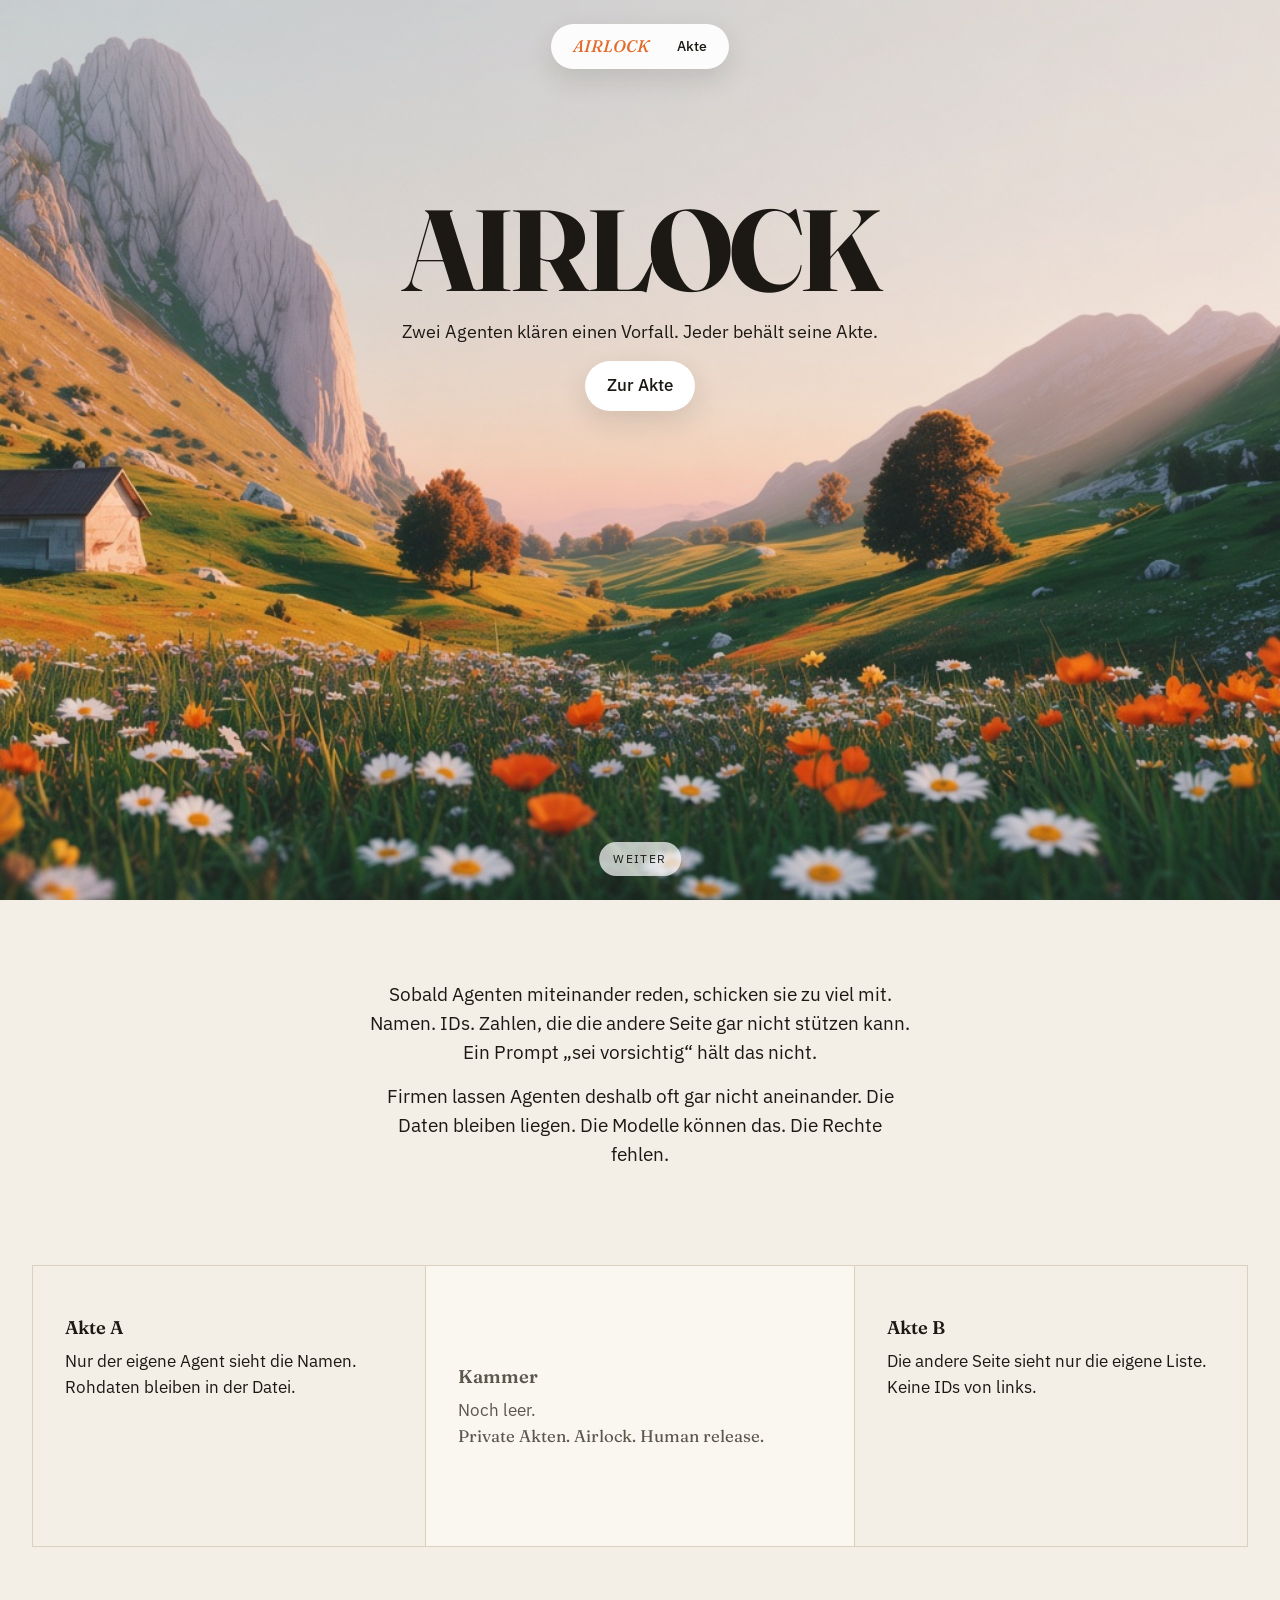
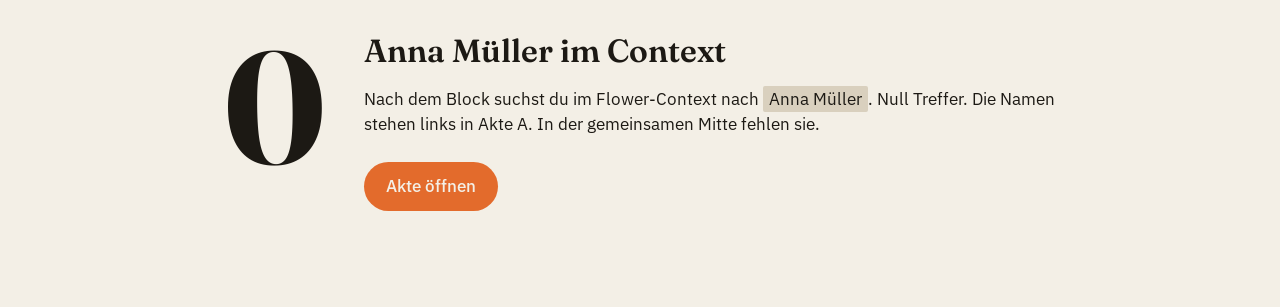
<file: ui/index.html>
<!DOCTYPE html>
<html lang="de">
<head>
  <meta charset="utf-8" />
  <meta name="viewport" content="width=device-width, initial-scale=1" />
  <title>AIRLOCK</title>
  <link rel="preconnect" href="https://fonts.googleapis.com" />
  <link rel="preconnect" href="https://fonts.gstatic.com" crossorigin />
  <link href="https://fonts.googleapis.com/css2?family=Fraunces:ital,opsz,wght@0,9..144,600;0,9..144,700;1,9..144,700&family=IBM+Plex+Sans:wght@400;500&display=swap" rel="stylesheet" />
  <link rel="stylesheet" href="styles.css" />
</head>
<body>
  <section class="hero" aria-label="AIRLOCK">
    <nav class="site-nav">
      <div class="site-nav-links">
        <a class="mark" href="index.html">AIRLOCK</a>
        <a href="app.html">Akte</a>
      </div>
    </nav>
    <div class="hero-copy">
      <h1>AIRLOCK</h1>
      <p>Zwei Agenten klären einen Vorfall. Jeder behält seine Akte.</p>
      <a class="btn btn-light" href="app.html">Zur Akte</a>
    </div>
    <a class="scroll" href="#kammer">Weiter</a>
  </section>

  <section class="intro">
    <p>Sobald Agenten miteinander reden, schicken sie zu viel mit. Namen. IDs. Zahlen, die die andere Seite gar nicht stützen kann. Ein Prompt „sei vorsichtig“ hält das nicht.</p>
    <p>Firmen lassen Agenten deshalb oft gar nicht aneinander. Die Daten bleiben liegen. Die Modelle können das. Die Rechte fehlen.</p>
  </section>

  <section class="chamber" id="kammer">
    <div class="side">
      <h2>Akte A</h2>
      <p>Nur der eigene Agent sieht die Namen. Rohdaten bleiben in der Datei.</p>
    </div>
    <div class="void">
      <h2>Kammer</h2>
      <p>Noch leer.</p>
      <p class="states">Private Akten. Airlock. Human release.</p>
    </div>
    <div class="side">
      <h2>Akte B</h2>
      <p>Die andere Seite sieht nur die eigene Liste. Keine IDs von links.</p>
    </div>
  </section>

  <section class="proof">
    <p class="zero">0</p>
    <div>
      <h2>Anna Müller im Context</h2>
      <p>Nach dem Block suchst du im Flower-Context nach <code>Anna Müller</code>. Null Treffer. Die Namen stehen links in Akte A. In der gemeinsamen Mitte fehlen sie.</p>
      <a class="btn" href="app.html">Akte öffnen</a>
    </div>
  </section>
</body>
</html>
</file>
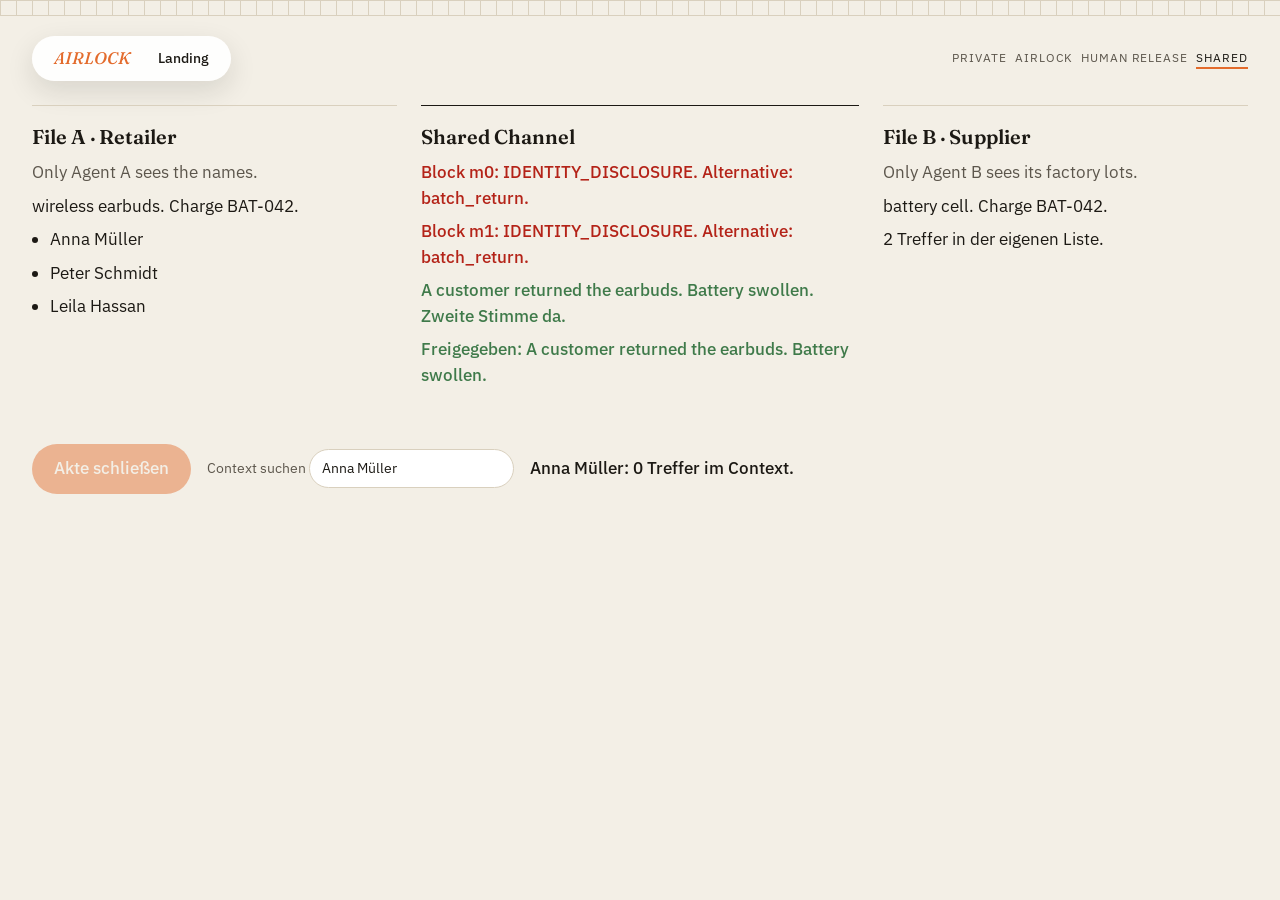
<file: ui/app.html>
<!DOCTYPE html>
<html lang="de">
<head>
  <meta charset="utf-8" />
  <meta name="viewport" content="width=device-width, initial-scale=1" />
  <title>AIRLOCK · Akte</title>
  <link rel="preconnect" href="https://fonts.googleapis.com" />
  <link rel="preconnect" href="https://fonts.gstatic.com" crossorigin />
  <link href="https://fonts.googleapis.com/css2?family=Fraunces:ital,opsz,wght@0,9..144,600;0,9..144,700;1,9..144,700&family=IBM+Plex+Sans:wght@400;500&display=swap" rel="stylesheet" />
  <link rel="stylesheet" href="styles.css" />
</head>
<body class="page-app">
  <div class="karo" aria-hidden="true"></div>
  <header class="app-header">
    <nav class="site-nav-links">
      <a class="mark" href="index.html">AIRLOCK</a>
      <a href="index.html">Landing</a>
    </nav>
    <div class="status" id="status" aria-label="Stand">
      <span data-step="private">Private</span>
      <span data-step="airlock">Airlock</span>
      <span data-step="release">Human release</span>
      <span data-step="shared">Shared</span>
    </div>
  </header>
  <main class="board">
    <section class="col" id="col-a" aria-labelledby="ha"></section>
    <section class="col shared" id="col-m" aria-labelledby="hm"></section>
    <section class="col" id="col-b" aria-labelledby="hb"></section>
  </main>
  <div class="bar">
    <button class="btn" type="button" id="release">Akte schließen</button>
    <label>
      Context suchen
      <input type="search" id="q" value="Anna Müller" autocomplete="off" />
    </label>
    <span id="hits" class="hit"></span>
    <span id="msg" class="muted"></span>
  </div>
  <script src="last-run.js"></script>
  <script>
    const data = window.LAST_RUN;
    const msg = document.getElementById("msg");
    const hits = document.getElementById("hits");
    const release = document.getElementById("release");

    function setStep(name) {
      document.querySelectorAll(".status span").forEach((el) => {
        el.setAttribute("aria-current", el.dataset.step === name ? "true" : "false");
      });
    }

    function motionLine(m) {
      if (m.status === "blocked") {
        return `<p class="block">Block ${m.id}: ${m.reason}. Alternative: ${m.allowed_alternative}.</p>`;
      }
      if (m.status === "seconded") {
        return `<p class="ok">${m.claim} Zweite Stimme da.</p>`;
      }
      if (m.status === "moved") {
        return `<p>${m.claim || m.id} Wartet auf zweite Stimme.</p>`;
      }
      if (m.status === "objected") {
        return `<p class="block">${m.id} keine zweite Stimme.</p>`;
      }
      return `<p>${m.id}</p>`;
    }

    function render() {
      if (!data) {
        document.getElementById("col-m").innerHTML =
          "<h2 id='hm'>Shared Channel</h2><p class='err'>Kein Lauf geladen. Im Ordner: uv run python -m agent.demo</p>";
        msg.textContent = "Letzten Lauf laden.";
        setStep("private");
        return;
      }
      const a = data.org_a;
      const b = data.org_b;
      document.getElementById("col-a").innerHTML = `
        <h2 id="ha">${a.label}</h2>
        <p class="muted">${a.note}</p>
        <p>${a.product}. Charge ${a.batch}.</p>
        <ul>${a.private_names.map((n) => `<li>${n}</li>`).join("")}</ul>
      `;
      document.getElementById("col-b").innerHTML = `
        <h2 id="hb">${b.label}</h2>
        <p class="muted">${b.note}</p>
        <p>${b.product}. Charge ${b.batch}.</p>
        <p>${b.private_count} Treffer in der eigenen Liste.</p>
      `;
      const pub = data.public_record || [];
      const mid = [];
      mid.push("<h2 id='hm'>Shared Channel</h2>");
      if (!data.motions.length && !pub.length) {
        mid.push("<p class='empty'>Noch keine gemeinsame Akte.</p>");
      }
      data.motions.forEach((m) => mid.push(motionLine(m)));
      if (pub.length) {
        mid.push("<p class='ok'>Freigegeben: " + pub.map((p) => p.claim).join(" ") + "</p>");
      } else if (data.motions.some((m) => m.status === "seconded")) {
        mid.push("<p class='empty'>Noch keine gemeinsame Akte. Mensch muss schließen.</p>");
      }
      document.getElementById("col-m").innerHTML = mid.join("");
      if (pub.length) setStep("shared");
      else if (data.motions.some((m) => m.status === "seconded")) setStep("release");
      else if (data.motions.some((m) => m.status === "blocked")) setStep("airlock");
      else setStep("private");
      release.disabled = pub.length > 0 || !data.motions.some((m) => m.status === "seconded");
      search();
    }

    function search() {
      const q = document.getElementById("q").value.trim();
      if (!data || !q) {
        hits.textContent = "";
        return;
      }
      const n = (data.audit && data.audit[q]) != null
        ? data.audit[q]
        : JSON.stringify({
            motions: data.motions,
            public_record: data.public_record,
            standing_orders: data.standing_orders,
          }).toLowerCase().split(q.toLowerCase()).length - 1;
      hits.textContent = n === 0 ? q + ": 0 Treffer im Context." : q + ": " + n + " Treffer.";
    }

    release.addEventListener("click", () => {
      if (!data) return;
      const seconded = data.motions.find((m) => m.status === "seconded");
      if (!seconded) return;
      data.public_record = [{
        id: seconded.id,
        claim: seconded.claim,
        batch_id: seconded.batch_id,
        product_type: seconded.product_type,
      }];
      msg.textContent = "Akte geschlossen.";
      render();
    });
    document.getElementById("q").addEventListener("input", search);
    render();
  </script>
</body>
</html>
</file>
<file: ui/styles.css>
:root {
  --paper: #f3efe6;
  --ink: #1c1914;
  --muted: #5c564c;
  --line: #d9d0be;
  --accent: #e36b2c;
  --field: #3f7a4a;
  --block: #b42318;
  --sky: #efe6d6;
  --space: 8px;
  --shadow: 0 10px 28px rgba(28, 25, 20, 0.12);
}

* { box-sizing: border-box; }
html { scroll-behavior: smooth; }
html, body { margin: 0; }
body {
  min-height: 100vh;
  background: var(--paper);
  color: var(--ink);
  font-family: "IBM Plex Sans", sans-serif;
  font-size: 17px;
  line-height: 1.5;
}
img { max-width: 100%; display: block; }

a { color: var(--accent); }
a:focus-visible, button:focus-visible, input:focus-visible {
  outline: 2px solid var(--ink);
  outline-offset: 2px;
}

.mark {
  font-family: Fraunces, serif;
  font-weight: 700;
  font-style: italic;
  color: var(--accent);
  text-decoration: none;
}

.btn {
  display: inline-block;
  font: inherit;
  font-weight: 500;
  text-decoration: none;
  background: var(--accent);
  color: var(--paper);
  border: 0;
  border-radius: 999px;
  padding: 12px 22px;
  cursor: pointer;
  width: fit-content;
}
.btn-light {
  background: #fff;
  color: var(--ink);
  box-shadow: var(--shadow);
}
.btn[disabled] { opacity: 0.45; cursor: not-allowed; }

/* Landing hero: Haven */
.hero {
  position: relative;
  min-height: 100vh;
  min-height: 100dvh;
  display: flex;
  flex-direction: column;
  align-items: center;
  color: var(--ink);
  background:
    linear-gradient(180deg, rgba(239, 230, 214, 0.18) 0%, rgba(239, 230, 214, 0) 28%),
    url("img/meadow.jpg") center 42% / cover no-repeat;
}
.site-nav {
  position: absolute;
  top: 24px;
  left: 16px;
  right: 16px;
  display: flex;
  justify-content: center;
  z-index: 2;
}
.site-nav-links {
  display: flex;
  align-items: center;
  gap: 28px;
  padding: 10px 22px;
  background: rgba(255, 255, 255, 0.94);
  border-radius: 999px;
  box-shadow: var(--shadow);
}
.site-nav-links a {
  text-decoration: none;
  color: var(--ink);
  font-size: 14px;
  font-weight: 500;
}
.site-nav-links .mark { color: var(--accent); font-size: 1.05rem; }
.hero-copy {
  flex: 1;
  display: flex;
  flex-direction: column;
  justify-content: flex-start;
  align-items: center;
  text-align: center;
  gap: 16px;
  padding: 22vh 24px 80px;
  max-width: 52rem;
}
.hero-copy h1 {
  font-family: Fraunces, serif;
  font-weight: 700;
  font-size: clamp(3.4rem, 11vw, 7.2rem);
  line-height: 0.9;
  letter-spacing: -0.04em;
  margin: 0;
}
.hero-copy p {
  margin: 0;
  max-width: 36rem;
  font-size: 1.15rem;
  color: var(--ink);
}
.scroll {
  position: absolute;
  bottom: 24px;
  left: 50%;
  transform: translateX(-50%);
  color: var(--ink);
  text-decoration: none;
  font-size: 12px;
  letter-spacing: 0.12em;
  text-transform: uppercase;
  background: rgba(255, 255, 255, 0.7);
  border-radius: 999px;
  padding: 8px 14px;
}

.intro {
  padding: 80px 32px;
  max-width: 38rem;
  margin: 0 auto;
  text-align: center;
}
.intro p { margin: 0 0 16px; font-size: 1.2rem; }

.chamber {
  display: grid;
  grid-template-columns: 1fr 1.1fr 1fr;
  gap: 0;
  margin: 0 32px 80px;
  border: 1px solid var(--line);
  background: #fff;
}
.chamber > div {
  padding: 48px 32px;
  min-height: 280px;
}
.chamber .side { background: var(--paper); }
.chamber .void {
  background: #faf7f0;
  border-left: 1px solid var(--line);
  border-right: 1px solid var(--line);
  display: flex;
  flex-direction: column;
  justify-content: center;
  color: var(--muted);
}
.chamber h2 {
  font-family: Fraunces, serif;
  font-size: 1.15rem;
  font-weight: 600;
  margin: 0 0 8px;
}
.chamber p { margin: 0; }
.states {
  margin: 16px 0 0;
  font-family: Fraunces, serif;
  font-size: 1.05rem;
}

.proof {
  display: grid;
  grid-template-columns: auto 1fr;
  gap: 48px;
  align-items: center;
  padding: 0 32px 96px;
  max-width: 56rem;
  margin: 0 auto;
}
.zero {
  font-family: Fraunces, serif;
  font-size: clamp(5rem, 16vw, 10rem);
  font-weight: 700;
  line-height: 0.8;
  margin: 0;
  letter-spacing: -0.06em;
  color: var(--ink);
}
.proof h2 {
  font-family: Fraunces, serif;
  font-size: 2rem;
  font-weight: 600;
  margin: 0 0 12px;
}
.proof p { margin: 0 0 24px; }
.proof code {
  font-family: "IBM Plex Sans", sans-serif;
  background: var(--line);
  padding: 2px 6px;
  border-radius: 2px;
}

@media (max-width: 800px) {
  .chamber { grid-template-columns: 1fr; margin: 0 16px 48px; }
  .chamber .void { border-left: 0; border-right: 0; border-top: 1px solid var(--line); border-bottom: 1px solid var(--line); min-height: 140px; }
  .proof { grid-template-columns: 1fr; gap: 16px; padding: 0 24px 64px; }
  .intro { padding: 48px 24px; }
}

@media (prefers-reduced-motion: reduce) {
  html { scroll-behavior: auto; }
}

/* Akte */
.karo {
  height: 16px;
  border-bottom: 1px solid var(--line);
  background-image:
    linear-gradient(var(--line) 1px, transparent 1px),
    linear-gradient(90deg, var(--line) 1px, transparent 1px);
  background-size: 16px 16px;
}

.app-header {
  padding: 20px 32px 0;
  display: flex;
  justify-content: space-between;
  align-items: center;
  gap: 16px;
}
.status {
  display: flex;
  flex-wrap: wrap;
  gap: 8px;
  font-size: 12px;
  letter-spacing: 0.08em;
  text-transform: uppercase;
  color: var(--muted);
}
.status span[aria-current="true"] {
  color: var(--ink);
  border-bottom: 2px solid var(--accent);
}

.board {
  padding: 24px 32px 48px;
  display: grid;
  grid-template-columns: 1fr 1.2fr 1fr;
  gap: 24px;
}
@media (max-width: 900px) {
  .board { grid-template-columns: 1fr; }
  .app-header { flex-direction: column; align-items: flex-start; }
}
.col {
  border-top: 1px solid var(--line);
  padding-top: 16px;
  min-height: 280px;
}
.col.shared { border-top-color: var(--ink); }
.col h2 {
  font-family: Fraunces, serif;
  font-size: 1.25rem;
  font-weight: 600;
  margin: 0 0 8px;
}
.muted { color: var(--muted); }
.empty { color: var(--muted); min-height: 4.5rem; }
.block { color: var(--block); font-weight: 500; }
.ok { color: var(--field); font-weight: 500; }
ul { padding-left: 18px; margin: 0 0 16px; }
p, li { margin: 0 0 8px; }

.bar {
  padding: 0 32px 32px;
  display: flex;
  flex-wrap: wrap;
  gap: 16px;
  align-items: center;
}
label { font-size: 14px; color: var(--muted); }
input[type="search"] {
  font: inherit;
  border: 1px solid var(--line);
  background: #fff;
  color: var(--ink);
  padding: 8px 12px;
  min-width: 12rem;
  border-radius: 999px;
}
.hit { font-weight: 500; }
.err { color: var(--block); }
</file>
